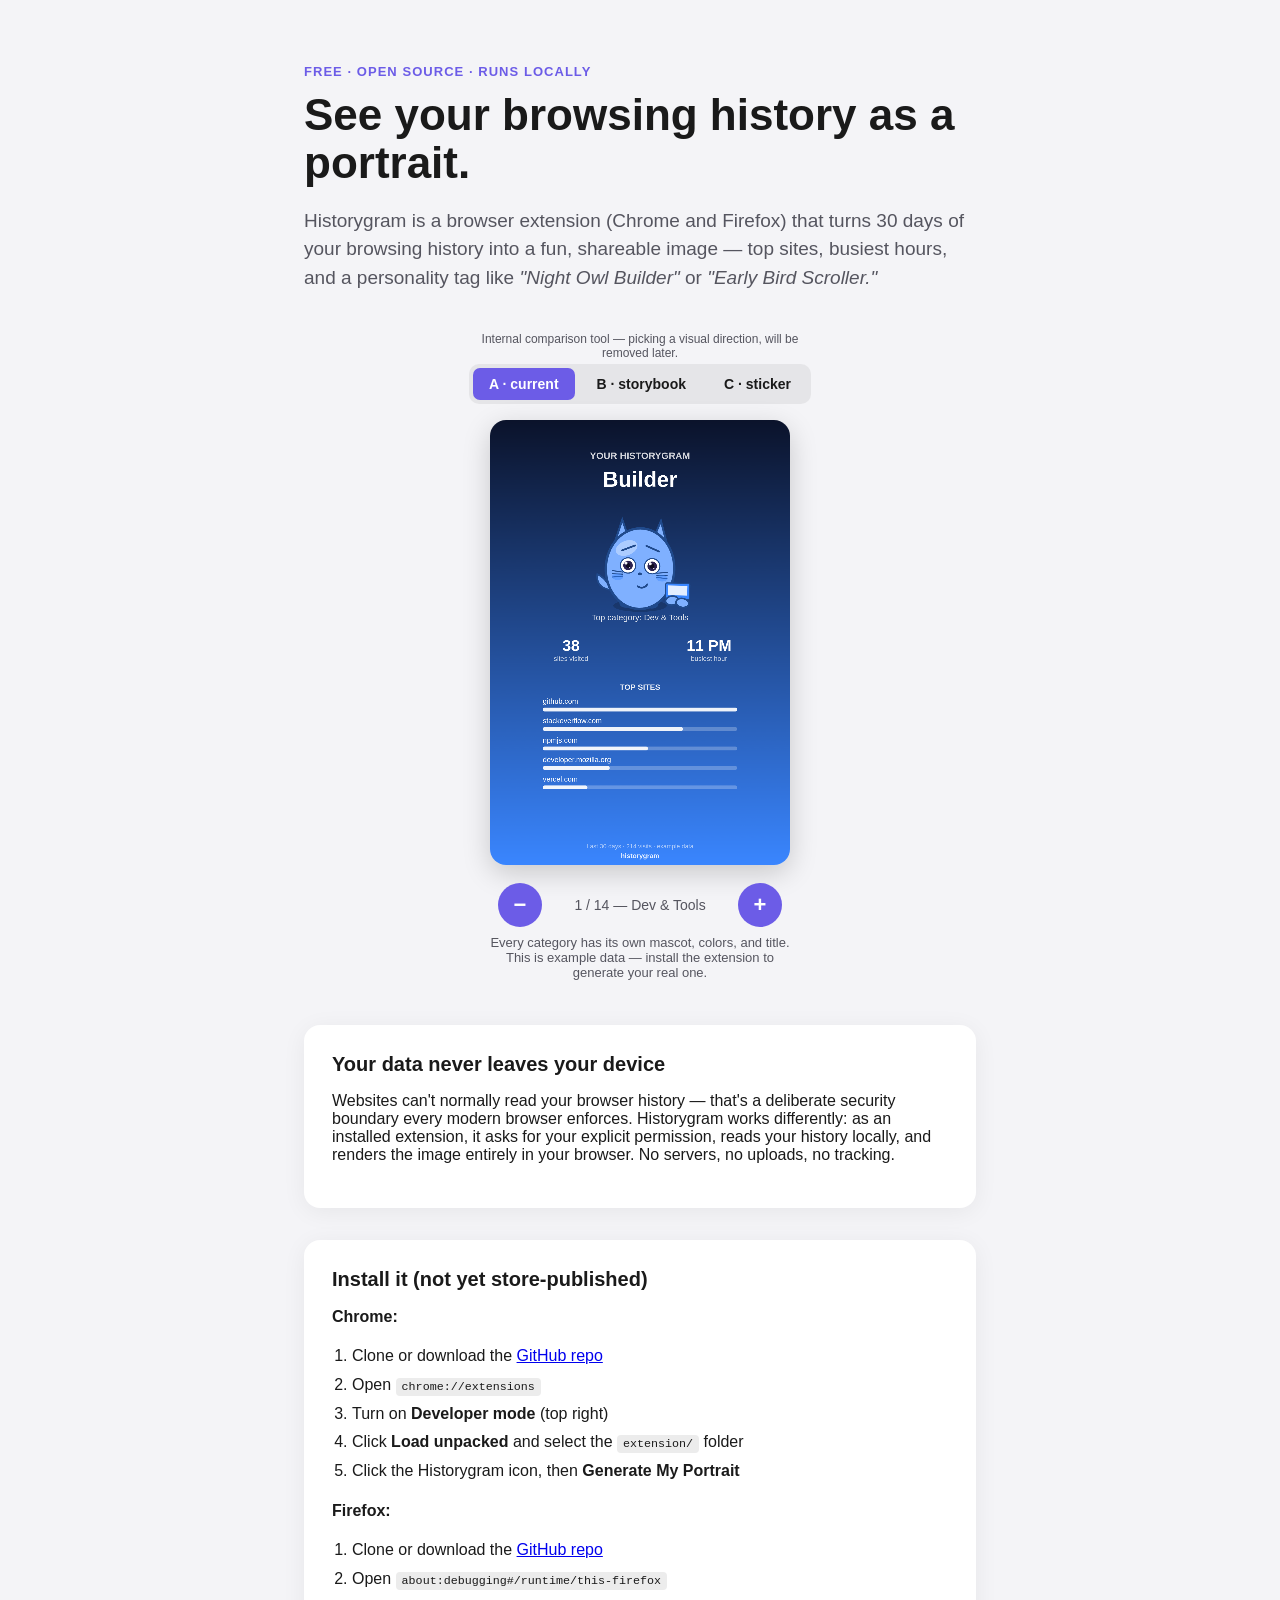
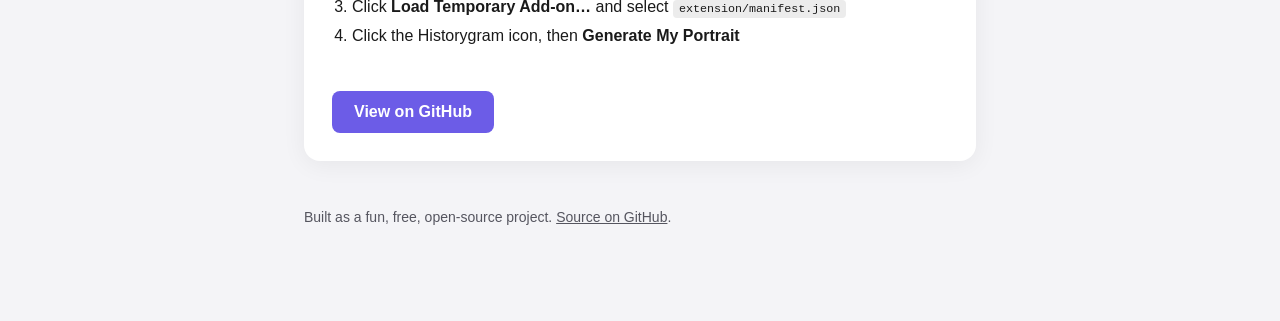
<file: docs/index.html>
<!doctype html>
<html lang="en">
<head>
  <meta charset="utf-8" />
  <meta name="viewport" content="width=device-width, initial-scale=1" />
  <title>Historygram — a portrait of your browsing history</title>
  <meta name="description" content="A Chrome extension that turns your browsing history into a shareable portrait image. 100% local, nothing ever leaves your browser." />
  <style>
    :root {
      color-scheme: light dark;
      --bg: #f4f4f7;
      --fg: #1a1a1a;
      --muted: #55555f;
      --card: #ffffff;
      --accent: #6c5ce7;
    }
    @media (prefers-color-scheme: dark) {
      :root {
        --bg: #16161c;
        --fg: #f2f2f5;
        --muted: #a8a8b3;
        --card: #1f1f27;
      }
    }
    * { box-sizing: border-box; }
    body {
      margin: 0;
      font-family: -apple-system, "Segoe UI", Roboto, sans-serif;
      background: var(--bg);
      color: var(--fg);
    }
    main {
      max-width: 720px;
      margin: 0 auto;
      padding: 64px 24px 96px;
    }
    .eyebrow {
      color: var(--accent);
      font-weight: 700;
      letter-spacing: 0.08em;
      font-size: 13px;
      text-transform: uppercase;
    }
    h1 {
      font-size: 44px;
      line-height: 1.1;
      margin: 12px 0 16px;
    }
    p.lead {
      font-size: 19px;
      color: var(--muted);
      line-height: 1.5;
    }
    .card {
      background: var(--card);
      border-radius: 16px;
      padding: 28px;
      margin-top: 32px;
      box-shadow: 0 4px 24px rgba(0, 0, 0, 0.06);
    }
    .card h2 {
      margin-top: 0;
      font-size: 20px;
    }
    ol {
      padding-left: 20px;
      line-height: 1.8;
    }
    code {
      background: rgba(127, 127, 127, 0.15);
      padding: 2px 6px;
      border-radius: 4px;
      font-size: 0.9em;
    }
    a.button {
      display: inline-block;
      margin-top: 24px;
      padding: 12px 22px;
      background: var(--accent);
      color: white;
      text-decoration: none;
      border-radius: 8px;
      font-weight: 600;
    }
    footer {
      margin-top: 48px;
      color: var(--muted);
      font-size: 14px;
    }
    footer a { color: inherit; }

    .demo {
      margin-top: 40px;
      display: flex;
      flex-direction: column;
      align-items: center;
    }
    .demo canvas {
      width: 100%;
      max-width: 300px;
      height: auto;
      border-radius: 16px;
      box-shadow: 0 8px 28px rgba(0, 0, 0, 0.18);
    }
    .demo-controls {
      display: flex;
      align-items: center;
      gap: 18px;
      margin-top: 18px;
    }
    .demo-controls button {
      width: 44px;
      height: 44px;
      border-radius: 50%;
      border: none;
      background: var(--accent);
      color: white;
      font-size: 22px;
      font-weight: 700;
      cursor: pointer;
      line-height: 1;
    }
    .demo-controls button:hover {
      opacity: 0.85;
    }
    .demo-label {
      font-size: 14px;
      color: var(--muted);
      min-width: 160px;
      text-align: center;
    }
    .demo-caption {
      margin-top: 8px;
      font-size: 13px;
      color: var(--muted);
      text-align: center;
      max-width: 320px;
    }
    .engine-switch {
      display: flex;
      gap: 6px;
      background: rgba(127, 127, 127, 0.12);
      padding: 4px;
      border-radius: 10px;
      margin-bottom: 16px;
    }
    .engine-switch button {
      border: none;
      background: transparent;
      color: var(--fg);
      padding: 8px 16px;
      border-radius: 7px;
      font-size: 14px;
      font-weight: 600;
      cursor: pointer;
    }
    .engine-switch button.active {
      background: var(--accent);
      color: white;
    }
    .engine-note {
      font-size: 12px;
      color: var(--muted);
      text-align: center;
      max-width: 320px;
      margin: 0 0 4px;
    }
  </style>
</head>
<body>
  <main>
    <div class="eyebrow">Free · Open Source · Runs Locally</div>
    <h1>See your browsing history as a portrait.</h1>
    <p class="lead">
      Historygram is a browser extension (Chrome and Firefox) that turns 30 days of your browsing
      history into a fun, shareable image — top sites, busiest hours, and a
      personality tag like <em>"Night Owl Builder"</em> or
      <em>"Early Bird Scroller."</em>
    </p>

    <div class="demo">
      <p class="engine-note">Internal comparison tool — picking a visual direction, will be removed later.</p>
      <div class="engine-switch" id="engineSwitch">
        <button data-engine="A" class="active">A · current</button>
        <button data-engine="B">B · storybook</button>
        <button data-engine="C">C · sticker</button>
      </div>
      <canvas id="demoCanvas" width="1080" height="1600"></canvas>
      <div class="demo-controls">
        <button id="demoPrev" aria-label="Previous category">−</button>
        <div class="demo-label" id="demoLabel"></div>
        <button id="demoNext" aria-label="Next category">+</button>
      </div>
      <p class="demo-caption">
        Every category has its own mascot, colors, and title. This is example
        data — install the extension to generate your real one.
      </p>
    </div>

    <div class="card">
      <h2>Your data never leaves your device</h2>
      <p>
        Websites can't normally read your browser history — that's a
        deliberate security boundary every modern browser enforces. Historygram
        works differently: as an installed extension, it asks for your
        explicit permission, reads your history locally, and renders the
        image entirely in your browser. No servers, no uploads, no tracking.
      </p>
    </div>

    <div class="card">
      <h2>Install it (not yet store-published)</h2>
      <p><strong>Chrome:</strong></p>
      <ol>
        <li>Clone or download the <a href="https://github.com/badamfox-bot/historygram">GitHub repo</a></li>
        <li>Open <code>chrome://extensions</code></li>
        <li>Turn on <strong>Developer mode</strong> (top right)</li>
        <li>Click <strong>Load unpacked</strong> and select the <code>extension/</code> folder</li>
        <li>Click the Historygram icon, then <strong>Generate My Portrait</strong></li>
      </ol>
      <p><strong>Firefox:</strong></p>
      <ol>
        <li>Clone or download the <a href="https://github.com/badamfox-bot/historygram">GitHub repo</a></li>
        <li>Open <code>about:debugging#/runtime/this-firefox</code></li>
        <li>Click <strong>Load Temporary Add-on…</strong> and select <code>extension/manifest.json</code></li>
        <li>Click the Historygram icon, then <strong>Generate My Portrait</strong></li>
      </ol>
      <a class="button" href="https://github.com/badamfox-bot/historygram">View on GitHub</a>
    </div>

    <footer>
      Built as a fun, free, open-source project.
      <a href="https://github.com/badamfox-bot/historygram">Source on GitHub</a>.
    </footer>
  </main>
</body>
<script src="categories.js"></script>
<script src="mascot.js"></script>
<script src="creature-b.js"></script>
<script src="creature-c.js"></script>
<script src="demo.js"></script>
</html>
</file>
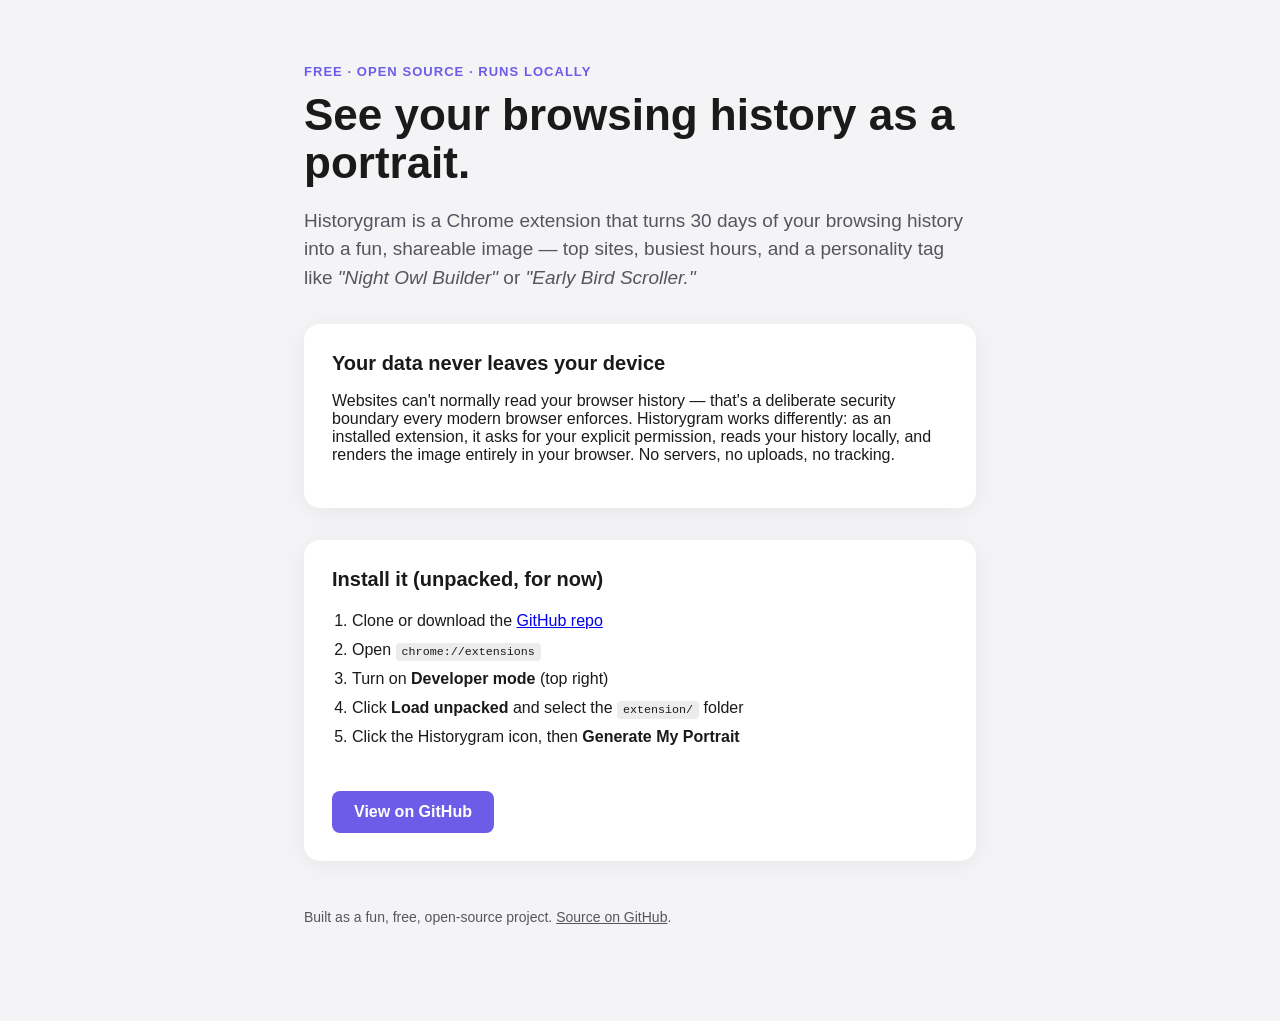
<file: site/index.html>
<!doctype html>
<html lang="en">
<head>
  <meta charset="utf-8" />
  <meta name="viewport" content="width=device-width, initial-scale=1" />
  <title>Historygram — a portrait of your browsing history</title>
  <meta name="description" content="A Chrome extension that turns your browsing history into a shareable portrait image. 100% local, nothing ever leaves your browser." />
  <style>
    :root {
      color-scheme: light dark;
      --bg: #f4f4f7;
      --fg: #1a1a1a;
      --muted: #55555f;
      --card: #ffffff;
      --accent: #6c5ce7;
    }
    @media (prefers-color-scheme: dark) {
      :root {
        --bg: #16161c;
        --fg: #f2f2f5;
        --muted: #a8a8b3;
        --card: #1f1f27;
      }
    }
    * { box-sizing: border-box; }
    body {
      margin: 0;
      font-family: -apple-system, "Segoe UI", Roboto, sans-serif;
      background: var(--bg);
      color: var(--fg);
    }
    main {
      max-width: 720px;
      margin: 0 auto;
      padding: 64px 24px 96px;
    }
    .eyebrow {
      color: var(--accent);
      font-weight: 700;
      letter-spacing: 0.08em;
      font-size: 13px;
      text-transform: uppercase;
    }
    h1 {
      font-size: 44px;
      line-height: 1.1;
      margin: 12px 0 16px;
    }
    p.lead {
      font-size: 19px;
      color: var(--muted);
      line-height: 1.5;
    }
    .card {
      background: var(--card);
      border-radius: 16px;
      padding: 28px;
      margin-top: 32px;
      box-shadow: 0 4px 24px rgba(0, 0, 0, 0.06);
    }
    .card h2 {
      margin-top: 0;
      font-size: 20px;
    }
    ol {
      padding-left: 20px;
      line-height: 1.8;
    }
    code {
      background: rgba(127, 127, 127, 0.15);
      padding: 2px 6px;
      border-radius: 4px;
      font-size: 0.9em;
    }
    a.button {
      display: inline-block;
      margin-top: 24px;
      padding: 12px 22px;
      background: var(--accent);
      color: white;
      text-decoration: none;
      border-radius: 8px;
      font-weight: 600;
    }
    footer {
      margin-top: 48px;
      color: var(--muted);
      font-size: 14px;
    }
    footer a { color: inherit; }
  </style>
</head>
<body>
  <main>
    <div class="eyebrow">Free · Open Source · Runs Locally</div>
    <h1>See your browsing history as a portrait.</h1>
    <p class="lead">
      Historygram is a Chrome extension that turns 30 days of your browsing
      history into a fun, shareable image — top sites, busiest hours, and a
      personality tag like <em>"Night Owl Builder"</em> or
      <em>"Early Bird Scroller."</em>
    </p>

    <div class="card">
      <h2>Your data never leaves your device</h2>
      <p>
        Websites can't normally read your browser history — that's a
        deliberate security boundary every modern browser enforces. Historygram
        works differently: as an installed extension, it asks for your
        explicit permission, reads your history locally, and renders the
        image entirely in your browser. No servers, no uploads, no tracking.
      </p>
    </div>

    <div class="card">
      <h2>Install it (unpacked, for now)</h2>
      <ol>
        <li>Clone or download the <a href="https://github.com/badamfox-bot/historygram">GitHub repo</a></li>
        <li>Open <code>chrome://extensions</code></li>
        <li>Turn on <strong>Developer mode</strong> (top right)</li>
        <li>Click <strong>Load unpacked</strong> and select the <code>extension/</code> folder</li>
        <li>Click the Historygram icon, then <strong>Generate My Portrait</strong></li>
      </ol>
      <a class="button" href="https://github.com/badamfox-bot/historygram">View on GitHub</a>
    </div>

    <footer>
      Built as a fun, free, open-source project.
      <a href="https://github.com/badamfox-bot/historygram">Source on GitHub</a>.
    </footer>
  </main>
</body>
</html>
</file>
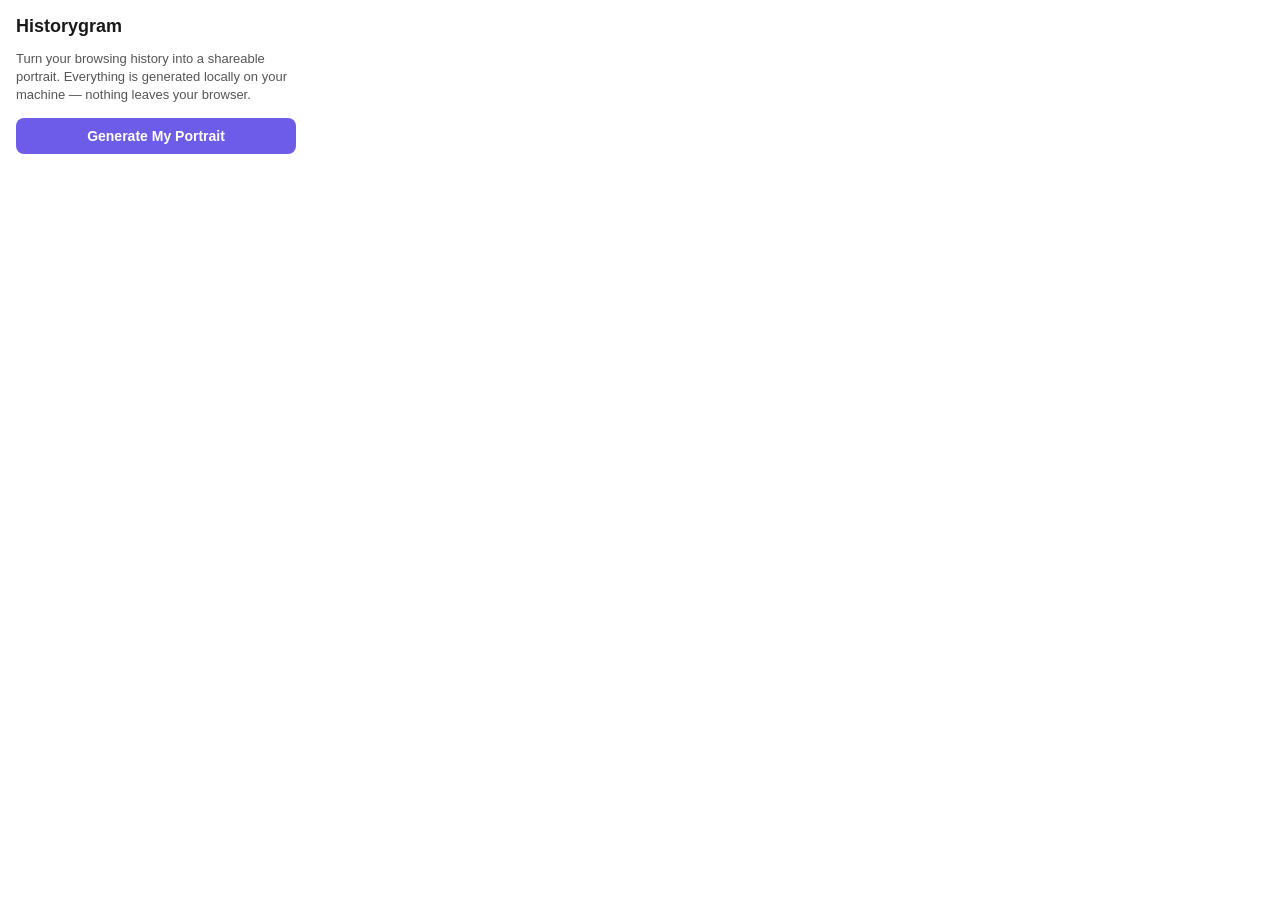
<file: extension/popup.html>
<!doctype html>
<html>
<head>
  <meta charset="utf-8" />
  <title>Historygram</title>
  <link rel="stylesheet" href="styles.css" />
</head>
<body class="popup">
  <h1>Historygram</h1>
  <p>Turn your browsing history into a shareable portrait. Everything is generated locally on your machine — nothing leaves your browser.</p>
  <button id="generate">Generate My Portrait</button>
</body>
<script src="api-shim.js"></script>
<script src="popup.js"></script>
</html>
</file>
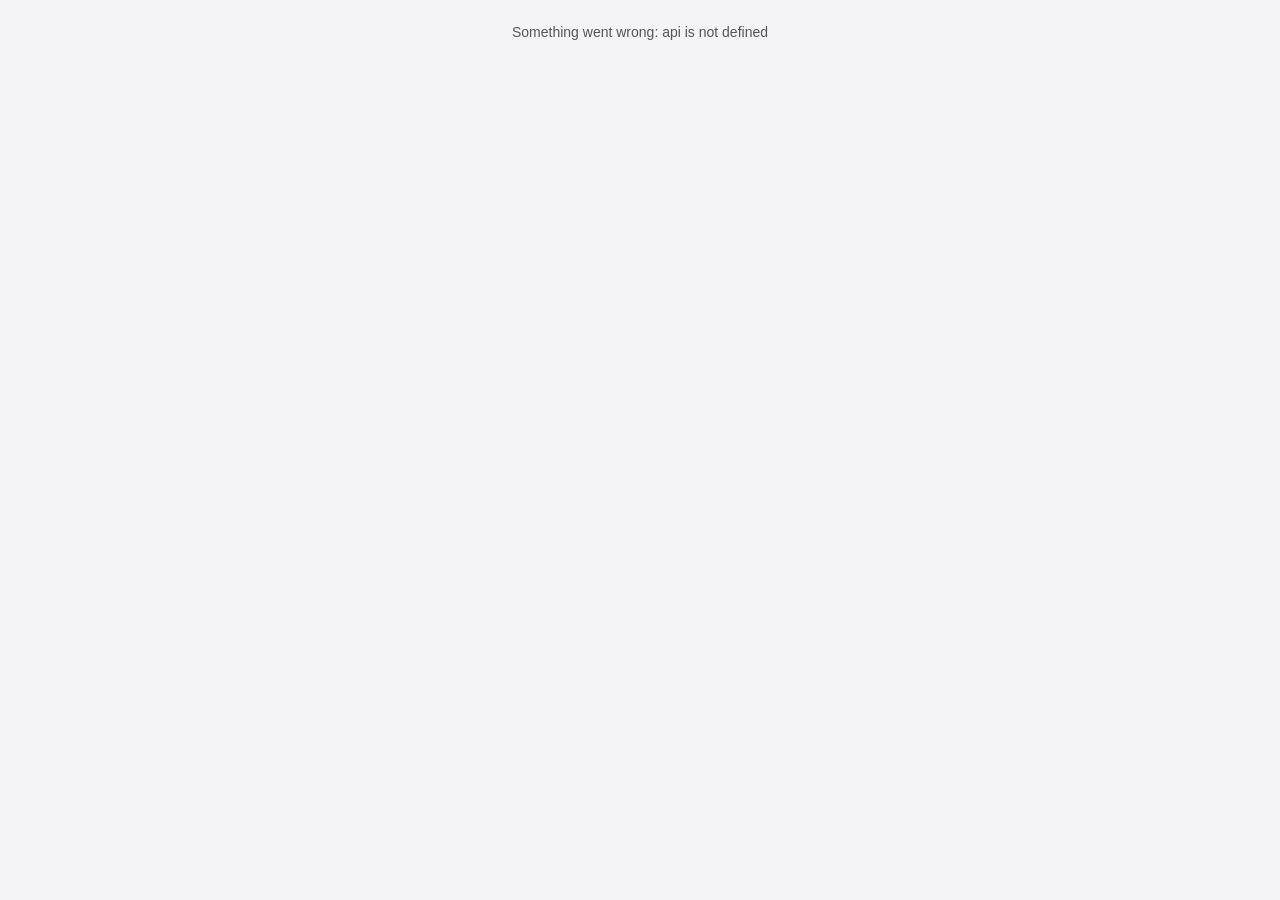
<file: extension/portrait.html>
<!doctype html>
<html>
<head>
  <meta charset="utf-8" />
  <title>Your Historygram</title>
  <link rel="stylesheet" href="styles.css" />
</head>
<body class="portrait-page">
  <div id="status">Reading your last 30 days of history…</div>
  <canvas id="portraitCanvas" width="1080" height="1600" class="hidden"></canvas>
  <button id="downloadBtn" class="hidden">Download PNG</button>
</body>
<script src="api-shim.js"></script>
<script src="categories.js"></script>
<script src="mascot.js"></script>
<script src="portrait.js"></script>
</html>
</file>
<file: extension/styles.css>
body {
  font-family: -apple-system, "Segoe UI", Roboto, sans-serif;
  color: #1a1a1a;
  margin: 0;
}

body.popup {
  width: 280px;
  padding: 16px;
}

body.popup h1 {
  font-size: 18px;
  margin: 0 0 8px;
}

body.popup p {
  font-size: 13px;
  color: #555;
  line-height: 1.4;
}

button {
  width: 100%;
  padding: 10px;
  font-size: 14px;
  font-weight: 600;
  border: none;
  border-radius: 8px;
  background: #6c5ce7;
  color: white;
  cursor: pointer;
}

button:hover {
  background: #5b4bd1;
}

body.portrait-page {
  display: flex;
  flex-direction: column;
  align-items: center;
  gap: 16px;
  padding: 24px;
  background: #f4f4f7;
  min-height: 100vh;
  box-sizing: border-box;
}

#status {
  font-size: 14px;
  color: #555;
}

#portraitCanvas {
  max-width: 100%;
  height: auto;
  border-radius: 12px;
  box-shadow: 0 8px 24px rgba(0, 0, 0, 0.15);
}

#downloadBtn {
  width: 240px;
}

.hidden {
  display: none;
}
</file>
